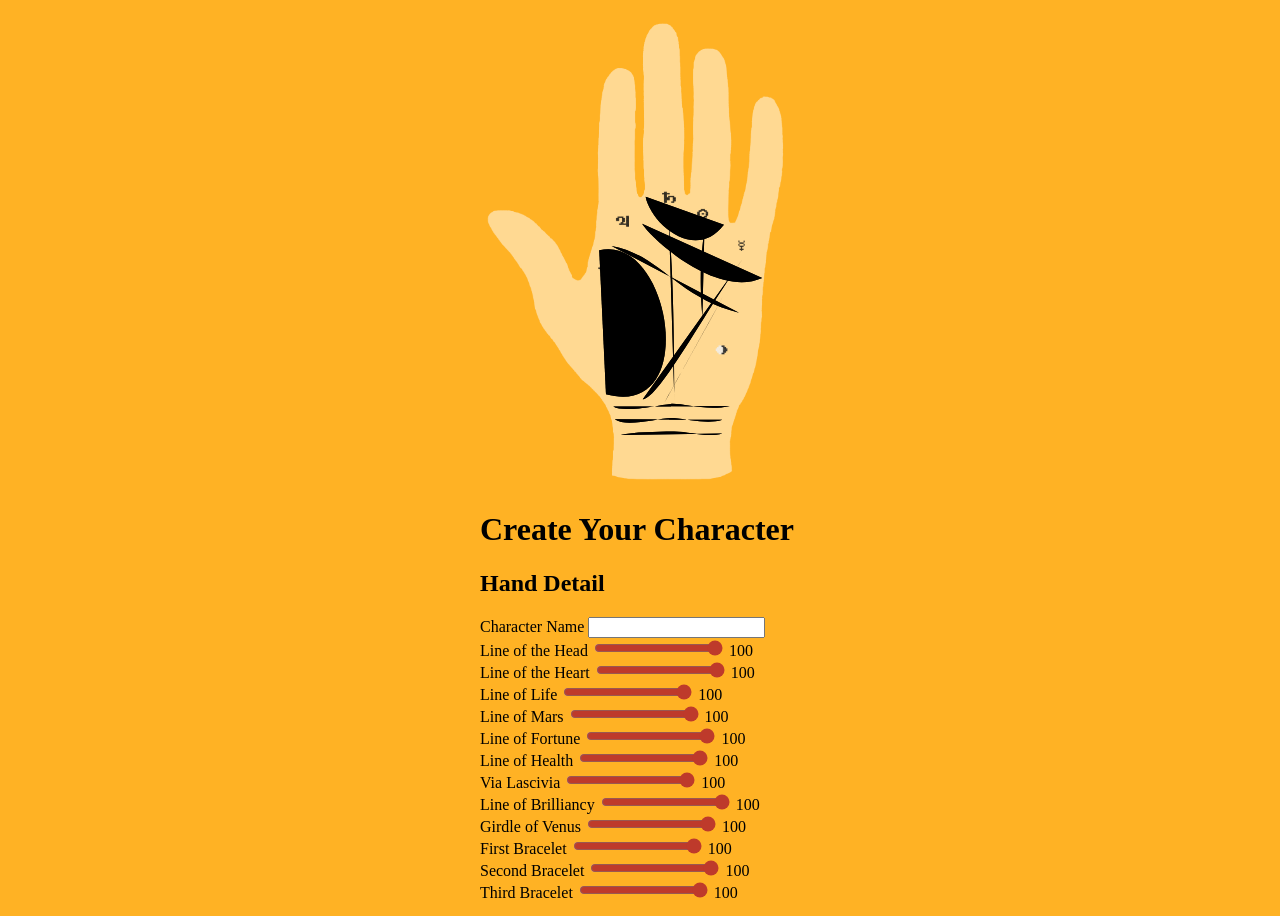
<file: slip_slider/index.html>
<html>
<head>
    <meta charset="utf-8">
    <title>Chiromancer</title>
    <link rel="stylesheet" href="./styles.css" type="text/css" media="screen" charset="utf-8">
</head>
<body>

<div class="stage">

  <svg id="hand" viewBox="0 0 2019 3000" aria-label="lines of the hand">
    <image href="./hand.png" x="0" y="0" width="2019" height="3000"/>

    <g id="tracks">
      <path class="line line-track" style="stroke-width:9.5" d="M830.184,1463.06C1139.02,1519.21 1240.81,1786.39 1633.95,1884.46"/>
      <path class="line line-track" style="stroke-width:9.5" d="M1022.99,1323.64C1090.33,1428.55 1496.27,1791.83 1780.38,1665.9"/>
      <path class="line line-track" style="stroke-width:10" d="M794.962,2398.72C1397.81,2562.33 1198.74,1381.03 752.292,1490.97"/>
      <path class="line line-track" style="stroke-width:9.5" d="M933.4,2394.97C1282.46,2332.24 1146.2,1494.81 783.507,1514.23"/>
      <path class="line line-track" style="stroke-width:7" d="M1189.16,1210.5C1202.65,1575.25 1223.05,1578.02 1226.89,2448.06"/>
      <path class="line line-track" style="stroke-width:9.5" d="M1656.35,1548.15C1439.17,1847.44 1124.32,2437.22 1026.97,2430.96"/>
      <path class="line line-track" style="stroke-width:8.5" d="M1165.06,2449.32C1278.01,2245.76 1342.44,2131.38 1535.29,1780.97"/>
      <path class="line line-track" style="stroke-width:8" d="M1416.19,1347.51C1399.96,1510.84 1380.34,1624.87 1403.05,1906.39"/>
      <path class="line line-track" style="stroke-width:6.5" d="M1045.24,1152.97C1078.36,1324.96 1359.95,1564.49 1538.93,1329.96"/>
      <path class="line line-track" style="stroke-width:8.5" d="M840.572,2477.09C909.692,2517.54 1133.68,2466.52 1202.99,2460.18C1271.79,2453.87 1433.75,2507.2 1576.16,2473.06"/>
      <path class="line line-track" style="stroke-width:8.5" d="M849.509,2557.14C930.598,2613.12 1139.27,2542.07 1221.25,2548.77C1323.76,2557.16 1435.24,2589.44 1529.59,2560.15"/>
      <path class="line line-track" style="stroke-width:8.5" d="M885.862,2657.08C972.514,2635.3 1111.26,2635.3 1218.61,2633.6C1322.48,2631.94 1428.04,2676.17 1529.96,2646.83"/>
    </g>

    <!-- data-from is the end each line grows from -->
    <g id="fills">
      <path id="line-of-the-head" class="line line-fill" data-from="start" style="stroke-width:9.5" d="M830.184,1463.06C1139.02,1519.21 1240.81,1786.39 1633.95,1884.46"/>
      <path id="line-of-the-heart" class="line line-fill" data-from="start" style="stroke-width:9.5" d="M1022.99,1323.64C1090.33,1428.55 1496.27,1791.83 1780.38,1665.9"/>
      <path id="line-of-life" class="line line-fill" data-from="end" style="stroke-width:10" d="M794.962,2398.72C1397.81,2562.33 1198.74,1381.03 752.292,1490.97"/>
      <path id="line-of-mars" class="line line-fill" data-from="end" style="stroke-width:9.5" d="M933.4,2394.97C1282.46,2332.24 1146.2,1494.81 783.507,1514.23"/>
      <path id="line-of-fortune" class="line line-fill" data-from="start" style="stroke-width:7" d="M1189.16,1210.5C1202.65,1575.25 1223.05,1578.02 1226.89,2448.06"/>
      <path id="line-of-health" class="line line-fill" data-from="end" style="stroke-width:9.5" d="M1656.35,1548.15C1439.17,1847.44 1124.32,2437.22 1026.97,2430.96"/>
      <path id="via-lascivia" class="line line-fill" data-from="start" style="stroke-width:8.5" d="M1165.06,2449.32C1278.01,2245.76 1342.44,2131.38 1535.29,1780.97"/>
      <path id="line-of-brilliancy" class="line line-fill" data-from="start" style="stroke-width:8" d="M1416.19,1347.51C1399.96,1510.84 1380.34,1624.87 1403.05,1906.39"/>
      <path id="girdle-of-venus" class="line line-fill" data-from="center" style="stroke-width:6.5" d="M1045.24,1152.97C1078.36,1324.96 1359.95,1564.49 1538.93,1329.96"/>
      <path id="first-bracelet" class="line line-fill" data-from="center" style="stroke-width:8.5" d="M840.572,2477.09C909.692,2517.54 1133.68,2466.52 1202.99,2460.18C1271.79,2453.87 1433.75,2507.2 1576.16,2473.06"/>
      <path id="second-bracelet" class="line line-fill" data-from="center" style="stroke-width:8.5" d="M849.509,2557.14C930.598,2613.12 1139.27,2542.07 1221.25,2548.77C1323.76,2557.16 1435.24,2589.44 1529.59,2560.15"/>
      <path id="third-bracelet" class="line line-fill" data-from="center" style="stroke-width:8.5" d="M885.862,2657.08C972.514,2635.3 1111.26,2635.3 1218.61,2633.6C1322.48,2631.94 1428.04,2676.17 1529.96,2646.83"/>
    </g>
  </svg>

  <div class="panel">
    <h1>Create Your Character</h1>
    <h2 class="panel-title">Hand Detail</h2>
    <div class="panel-rows">

      <div class="row">
        <label class="row-name" for="name">Character Name</label>
        <input type="text" id="name" name="name">
      </div>

      <!-- each range's id is its path's id + "-range" -->
      <div class="row">
        <label class="row-name" for="line-of-the-head-range">Line of the Head</label>
        <input type="range" id="line-of-the-head-range" min="0" max="100" step="1" value="100">
        <output class="row-readout" for="line-of-the-head-range">100</output>
      </div>

      <div class="row">
        <label class="row-name" for="line-of-the-heart-range">Line of the Heart</label>
        <input type="range" id="line-of-the-heart-range" min="0" max="100" step="1" value="100">
        <output class="row-readout" for="line-of-the-heart-range">100</output>
      </div>

      <div class="row">
        <label class="row-name" for="line-of-life-range">Line of Life</label>
        <input type="range" id="line-of-life-range" min="0" max="100" step="1" value="100">
        <output class="row-readout" for="line-of-life-range">100</output>
      </div>

      <div class="row">
        <label class="row-name" for="line-of-mars-range">Line of Mars</label>
        <input type="range" id="line-of-mars-range" min="0" max="100" step="1" value="100">
        <output class="row-readout" for="line-of-mars-range">100</output>
      </div>

      <div class="row">
        <label class="row-name" for="line-of-fortune-range">Line of Fortune</label>
        <input type="range" id="line-of-fortune-range" min="0" max="100" step="1" value="100">
        <output class="row-readout" for="line-of-fortune-range">100</output>
      </div>

      <div class="row">
        <label class="row-name" for="line-of-health-range">Line of Health</label>
        <input type="range" id="line-of-health-range" min="0" max="100" step="1" value="100">
        <output class="row-readout" for="line-of-health-range">100</output>
      </div>

      <div class="row">
        <label class="row-name" for="via-lascivia-range">Via Lascivia</label>
        <input type="range" id="via-lascivia-range" min="0" max="100" step="1" value="100">
        <output class="row-readout" for="via-lascivia-range">100</output>
      </div>

      <div class="row">
        <label class="row-name" for="line-of-brilliancy-range">Line of Brilliancy</label>
        <input type="range" id="line-of-brilliancy-range" min="0" max="100" step="1" value="100">
        <output class="row-readout" for="line-of-brilliancy-range">100</output>
      </div>

      <div class="row">
        <label class="row-name" for="girdle-of-venus-range">Girdle of Venus</label>
        <input type="range" id="girdle-of-venus-range" min="0" max="100" step="1" value="100">
        <output class="row-readout" for="girdle-of-venus-range">100</output>
      </div>

      <div class="row">
        <label class="row-name" for="first-bracelet-range">First Bracelet</label>
        <input type="range" id="first-bracelet-range" min="0" max="100" step="1" value="100">
        <output class="row-readout" for="first-bracelet-range">100</output>
      </div>

      <div class="row">
        <label class="row-name" for="second-bracelet-range">Second Bracelet</label>
        <input type="range" id="second-bracelet-range" min="0" max="100" step="1" value="100">
        <output class="row-readout" for="second-bracelet-range">100</output>
      </div>

      <div class="row">
        <label class="row-name" for="third-bracelet-range">Third Bracelet</label>
        <input type="range" id="third-bracelet-range" min="0" max="100" step="1" value="100">
        <output class="row-readout" for="third-bracelet-range">100</output>
      </div>

    </div>
  </div>

</div>

<script type="text/javascript" src="./slider.js"></script>
</body>
</html>
</file>
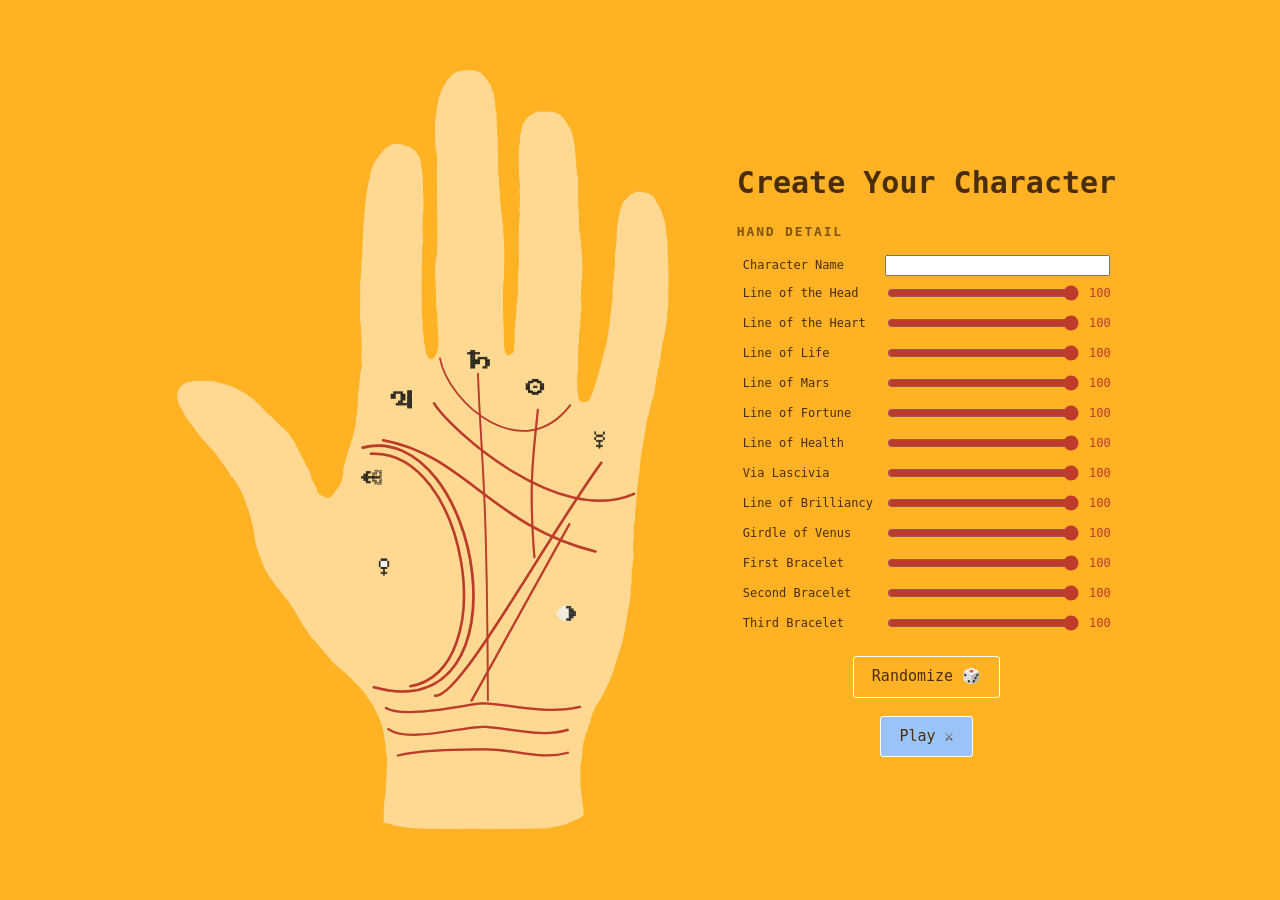
<file: workspace/index.html>
<html>
<head>
    <meta charset="utf-8">
    <title>Chiromancer</title>
    <link rel="stylesheet" href="./styles.css" type="text/css" media="screen" charset="utf-8">
    <script src="./lib/tracery/tracery.js"></script>
    <script src="./lib/tracery/mods-eng-basic.js"></script>
  </head>
<body>

<div class="stage">

  <svg id="hand" viewBox="0 0 2019 3000" aria-label="lines of the hand">
    <image id="hand-image" href="./hand.png" x="0" y="0" width="2019" height="3000"/>

    <g id="tracks">
      <path class="line line-track" style="stroke-width:9.5" d="M830.184,1463.06C1139.02,1519.21 1240.81,1786.39 1633.95,1884.46"/>
      <path class="line line-track" style="stroke-width:9.5" d="M1022.99,1323.64C1090.33,1428.55 1496.27,1791.83 1780.38,1665.9"/>
      <path class="line line-track" style="stroke-width:10" d="M794.962,2398.72C1397.81,2562.33 1198.74,1381.03 752.292,1490.97"/>
      <path class="line line-track" style="stroke-width:9.5" d="M933.4,2394.97C1282.46,2332.24 1146.2,1494.81 783.507,1514.23"/>
      <path class="line line-track" style="stroke-width:7" d="M1189.16,1210.5C1202.65,1575.25 1223.05,1578.02 1226.89,2448.06"/>
      <path class="line line-track" style="stroke-width:9.5" d="M1656.35,1548.15C1439.17,1847.44 1124.32,2437.22 1026.97,2430.96"/>
      <path class="line line-track" style="stroke-width:8.5" d="M1165.06,2449.32C1278.01,2245.76 1342.44,2131.38 1535.29,1780.97"/>
      <path class="line line-track" style="stroke-width:8" d="M1416.19,1347.51C1399.96,1510.84 1380.34,1624.87 1403.05,1906.39"/>
      <path class="line line-track" style="stroke-width:6.5" d="M1045.24,1152.97C1078.36,1324.96 1359.95,1564.49 1538.93,1329.96"/>
      <path class="line line-track" style="stroke-width:8.5" d="M840.572,2477.09C909.692,2517.54 1133.68,2466.52 1202.99,2460.18C1271.79,2453.87 1433.75,2507.2 1576.16,2473.06"/>
      <path class="line line-track" style="stroke-width:8.5" d="M849.509,2557.14C930.598,2613.12 1139.27,2542.07 1221.25,2548.77C1323.76,2557.16 1435.24,2589.44 1529.59,2560.15"/>
      <path class="line line-track" style="stroke-width:8.5" d="M885.862,2657.08C972.514,2635.3 1111.26,2635.3 1218.61,2633.6C1322.48,2631.94 1428.04,2676.17 1529.96,2646.83"/>
    </g>

    <!-- data-from is the end each line grows from -->
    <g id="fills">
      <path id="line-of-the-head" class="line line-fill" data-from="start" style="stroke-width:9.5" d="M830.184,1463.06C1139.02,1519.21 1240.81,1786.39 1633.95,1884.46"/>
      <path id="line-of-the-heart" class="line line-fill" data-from="start" style="stroke-width:9.5" d="M1022.99,1323.64C1090.33,1428.55 1496.27,1791.83 1780.38,1665.9"/>
      <path id="line-of-life" class="line line-fill" data-from="end" style="stroke-width:10" d="M794.962,2398.72C1397.81,2562.33 1198.74,1381.03 752.292,1490.97"/>
      <path id="line-of-mars" class="line line-fill" data-from="end" style="stroke-width:9.5" d="M933.4,2394.97C1282.46,2332.24 1146.2,1494.81 783.507,1514.23"/>
      <path id="line-of-fortune" class="line line-fill" data-from="start" style="stroke-width:7" d="M1189.16,1210.5C1202.65,1575.25 1223.05,1578.02 1226.89,2448.06"/>
      <path id="line-of-health" class="line line-fill" data-from="end" style="stroke-width:9.5" d="M1656.35,1548.15C1439.17,1847.44 1124.32,2437.22 1026.97,2430.96"/>
      <path id="via-lascivia" class="line line-fill" data-from="start" style="stroke-width:8.5" d="M1165.06,2449.32C1278.01,2245.76 1342.44,2131.38 1535.29,1780.97"/>
      <path id="line-of-brilliancy" class="line line-fill" data-from="start" style="stroke-width:8" d="M1416.19,1347.51C1399.96,1510.84 1380.34,1624.87 1403.05,1906.39"/>
      <path id="girdle-of-venus" class="line line-fill" data-from="center" style="stroke-width:6.5" d="M1045.24,1152.97C1078.36,1324.96 1359.95,1564.49 1538.93,1329.96"/>
      <path id="first-bracelet" class="line line-fill" data-from="center" style="stroke-width:8.5" d="M840.572,2477.09C909.692,2517.54 1133.68,2466.52 1202.99,2460.18C1271.79,2453.87 1433.75,2507.2 1576.16,2473.06"/>
      <path id="second-bracelet" class="line line-fill" data-from="center" style="stroke-width:8.5" d="M849.509,2557.14C930.598,2613.12 1139.27,2542.07 1221.25,2548.77C1323.76,2557.16 1435.24,2589.44 1529.59,2560.15"/>
      <path id="third-bracelet" class="line line-fill" data-from="center" style="stroke-width:8.5" d="M885.862,2657.08C972.514,2635.3 1111.26,2635.3 1218.61,2633.6C1322.48,2631.94 1428.04,2676.17 1529.96,2646.83"/>
    </g>
  </svg>

  <div class="panel">
    <h1>Create Your Character</h1>
    <h2 class="panel-title">Hand Detail</h2>
    <div class="panel-rows">

      <div class="row">
        <label class="row-name" for="name">Character Name</label>
        <input type="text" id="name" name="name" maxlength="25">
      </div>

      <!-- each range's id is its path's id + "-range" -->
      <div class="row">
        <label class="row-name" for="line-of-the-head-range">Line of the Head</label>
        <input type="range" id="line-of-the-head-range" min="0" max="100" step="1" value="100">
        <output class="row-readout" for="line-of-the-head-range">100</output>
      </div>

      <div class="row">
        <label class="row-name" for="line-of-the-heart-range">Line of the Heart</label>
        <input type="range" id="line-of-the-heart-range" min="0" max="100" step="1" value="100">
        <output class="row-readout" for="line-of-the-heart-range">100</output>
      </div>

      <div class="row">
        <label class="row-name" for="line-of-life-range">Line of Life</label>
        <input type="range" id="line-of-life-range" min="0" max="100" step="1" value="100">
        <output class="row-readout" for="line-of-life-range">100</output>
      </div>

      <div class="row">
        <label class="row-name" for="line-of-mars-range">Line of Mars</label>
        <input type="range" id="line-of-mars-range" min="0" max="100" step="1" value="100">
        <output class="row-readout" for="line-of-mars-range">100</output>
      </div>

      <div class="row">
        <label class="row-name" for="line-of-fortune-range">Line of Fortune</label>
        <input type="range" id="line-of-fortune-range" min="0" max="100" step="1" value="100">
        <output class="row-readout" for="line-of-fortune-range">100</output>
      </div>

      <div class="row">
        <label class="row-name" for="line-of-health-range">Line of Health</label>
        <input type="range" id="line-of-health-range" min="0" max="100" step="1" value="100">
        <output class="row-readout" for="line-of-health-range">100</output>
      </div>

      <div class="row">
        <label class="row-name" for="via-lascivia-range">Via Lascivia</label>
        <input type="range" id="via-lascivia-range" min="0" max="100" step="1" value="100">
        <output class="row-readout" for="via-lascivia-range">100</output>
      </div>

      <div class="row">
        <label class="row-name" for="line-of-brilliancy-range">Line of Brilliancy</label>
        <input type="range" id="line-of-brilliancy-range" min="0" max="100" step="1" value="100">
        <output class="row-readout" for="line-of-brilliancy-range">100</output>
      </div>

      <div class="row">
        <label class="row-name" for="girdle-of-venus-range">Girdle of Venus</label>
        <input type="range" id="girdle-of-venus-range" min="0" max="100" step="1" value="100">
        <output class="row-readout" for="girdle-of-venus-range">100</output>
      </div>

      <div class="row">
        <label class="row-name" for="first-bracelet-range">First Bracelet</label>
        <input type="range" id="first-bracelet-range" min="0" max="100" step="1" value="100">
        <output class="row-readout" for="first-bracelet-range">100</output>
      </div>

      <div class="row">
        <label class="row-name" for="second-bracelet-range">Second Bracelet</label>
        <input type="range" id="second-bracelet-range" min="0" max="100" step="1" value="100">
        <output class="row-readout" for="second-bracelet-range">100</output>
      </div>

      <div class="row">
        <label class="row-name" for="third-bracelet-range">Third Bracelet</label>
        <input type="range" id="third-bracelet-range" min="0" max="100" step="1" value="100">
        <output class="row-readout" for="third-bracelet-range">100</output>
      </div>

      <div class="row">
        <button type="button" class="button" id="random">Randomize 🎲</button>
      </div>
      <div class="row">
        <button type="button" class="button primary" id="play">Play ⚔️</button>
      </div>
    </div>
  </div>

</div>

<div id="game-over" class="game-over" hidden>GAME OVER</div>

<div id="story" class="story" hidden>
  <!-- Tracery output goes here -->
  <div id="story-text" class="story-text"></div>
  <button type="button" class="button" id="try-again">Try Again</button>
</div>

<script type="text/javascript" src="./slider.js"></script>
<script type="text/javascript" src="./game.js"></script>
</body>
</html>
</file>
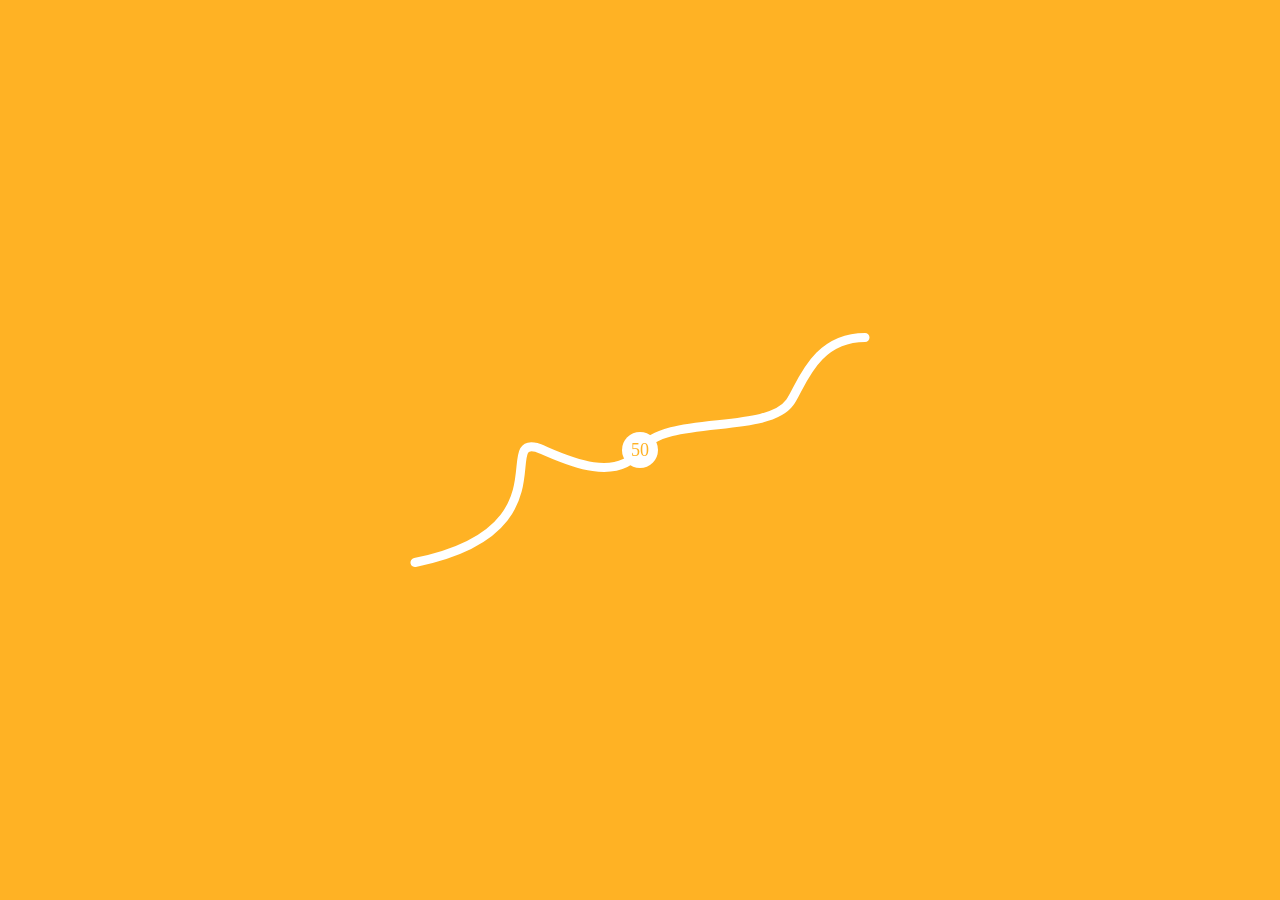
<file: builds/2026-09-16/index.html>
<html>
<head>
    <link rel="stylesheet" href="./styles.css" type="text/css" media="screen" charset="utf-8">
</head>
<body translate="no">
    <input id="range" type="range" value="50" disabled=""/>
    <div id="wrap">
        <svg
   id="svg"
   viewBox="0 20 100 60"
   version="1.1"
   sodipodi:docname="slide.svg"
   inkscape:version="1.4 (e7c3feb1, 2024-10-09)"
   xmlns:inkscape="http://www.inkscape.org/namespaces/inkscape"
   xmlns:sodipodi="http://sodipodi.sourceforge.net/DTD/sodipodi-0.dtd"
   xmlns="http://www.w3.org/2000/svg"
   xmlns:svg="http://www.w3.org/2000/svg">
  <defs
     id="defs1" />
  <sodipodi:namedview
     id="namedview1"
     pagecolor="#ffffff"
     bordercolor="#000000"
     borderopacity="0.25"
     inkscape:showpageshadow="2"
     inkscape:pageopacity="0.0"
     inkscape:pagecheckerboard="0"
     inkscape:deskcolor="#d1d1d1"
     inkscape:zoom="5.5863074"
     inkscape:cx="69.097522"
     inkscape:cy="38.307953"
     inkscape:window-width="1432"
     inkscape:window-height="807"
     inkscape:window-x="0"
     inkscape:window-y="25"
     inkscape:window-maximized="0"
     inkscape:current-layer="svg" />
  <path
     id="thePath"
     d="M 0,75 C 33.417392,68.197653 18.340951,47.163424 26.970066,49.430673 29.539273,50.105716 44.077934,58.708921 50,50 55.449271,41.986366 78.069647,46.693759 83.293465,39.43614 85.753958,36.017696 88.577997,25 100,25"
     sodipodi:nodetypes="csssc" />
  <circle
     id="thumb"
     cx="50"
     cy="50"
     r="4" />
  <text
     id="txt"
     x="50"
     y="50">50</text>
</svg>
    </div>
</body>
    <script type="text/javascript" src="./slider.js"></script>
</html>
</file>
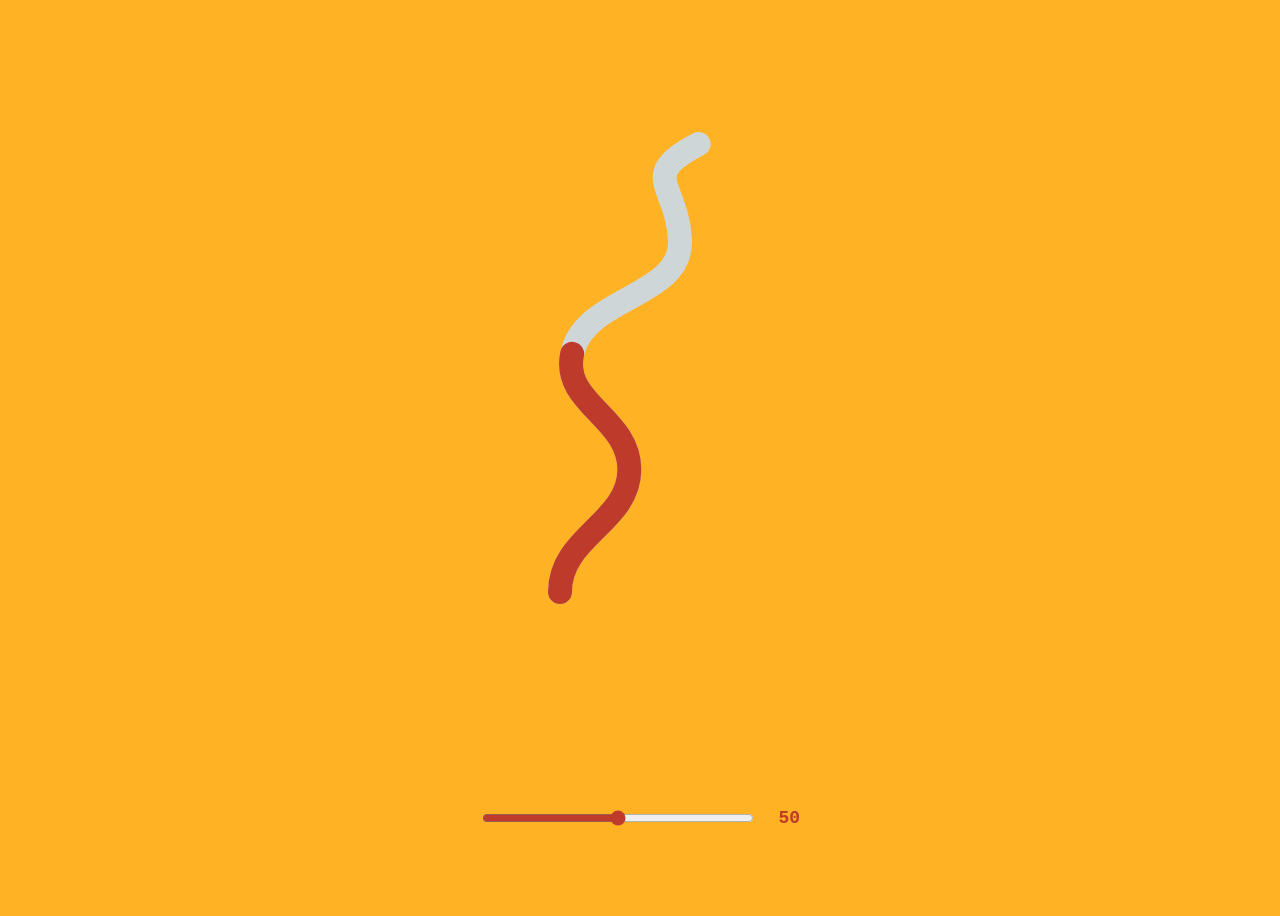
<file: builds/2026-09-17/index.html>
<html>
<head>
    <link rel="stylesheet" href="./styles.css" type="text/css" media="screen" charset="utf-8">
</head>
<body>
 <svg id="svg" viewBox="0 0 240 420">
  <path id="track" class="ribbon ribbon--track"
        d="M 60 378 C 60 336, 112 326, 112 286 S 58 236, 70 196 S 152 156, 150 114 S 118 66, 164 42"/>

  <path id="fill" class="ribbon ribbon--fill"
        d="M 60 378 C 60 336, 112 326, 112 286 S 58 236, 70 196 S 152 156, 150 114 S 118 66, 164 42"/>
</svg>

<div class="controls">
  <input id="rangeslider" type="range" min="0" max="100" value="50" step="1">
  <output id="readout" class="readout" for="rangeslider">50</output>
</div>

</body>
    <script type="text/javascript" src="./slider.js"></script>
</html>
</file>
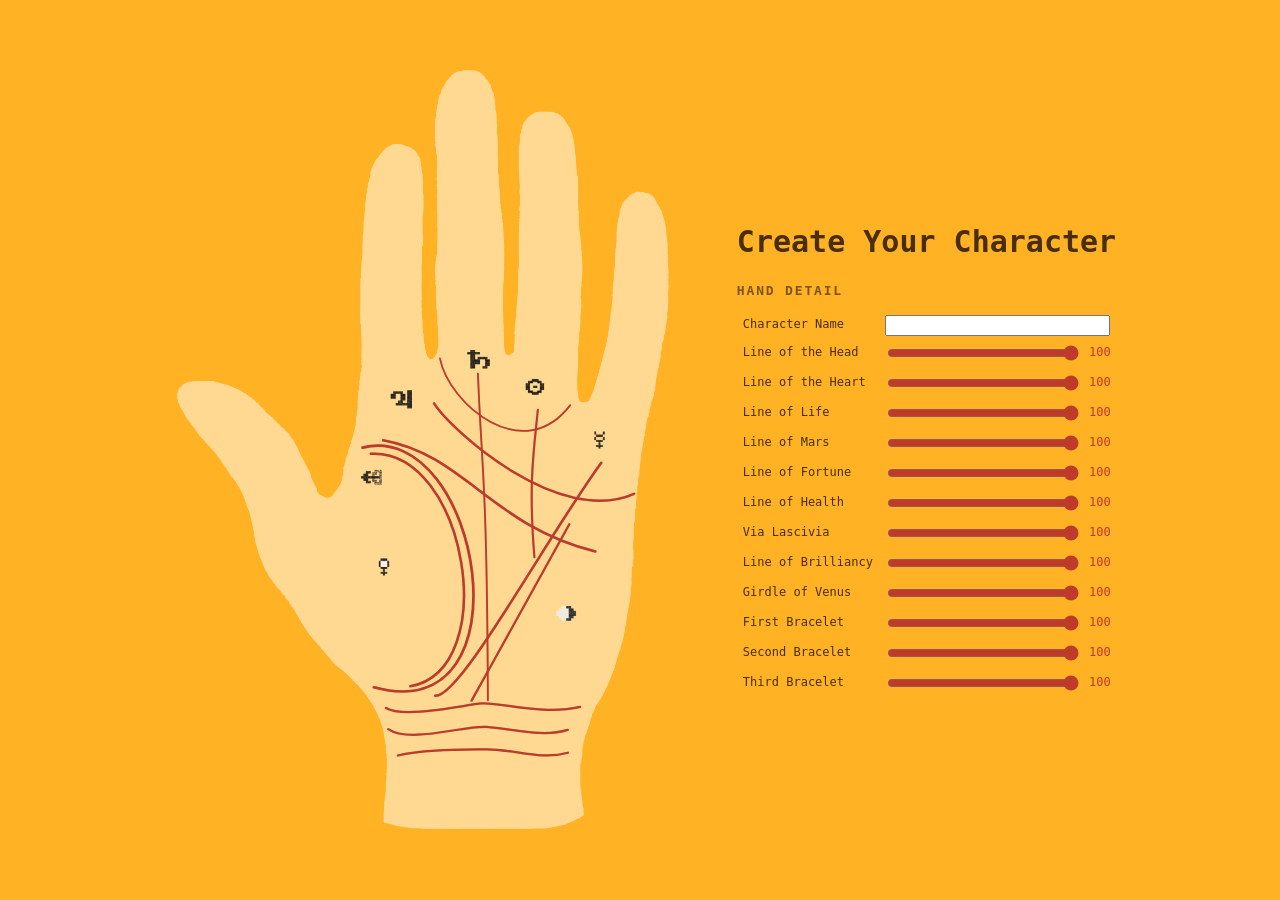
<file: builds/2026-09-22/index.html>
<html>
<head>
    <meta charset="utf-8">
    <title>Chiromancer</title>
    <link rel="stylesheet" href="./styles.css" type="text/css" media="screen" charset="utf-8">
</head>
<body>

<div class="stage">

  <svg id="hand" viewBox="0 0 2019 3000" aria-label="lines of the hand">
    <image href="./hand.png" x="0" y="0" width="2019" height="3000"/>

    <g id="tracks">
      <path class="line line-track" style="stroke-width:9.5" d="M830.184,1463.06C1139.02,1519.21 1240.81,1786.39 1633.95,1884.46"/>
      <path class="line line-track" style="stroke-width:9.5" d="M1022.99,1323.64C1090.33,1428.55 1496.27,1791.83 1780.38,1665.9"/>
      <path class="line line-track" style="stroke-width:10" d="M794.962,2398.72C1397.81,2562.33 1198.74,1381.03 752.292,1490.97"/>
      <path class="line line-track" style="stroke-width:9.5" d="M933.4,2394.97C1282.46,2332.24 1146.2,1494.81 783.507,1514.23"/>
      <path class="line line-track" style="stroke-width:7" d="M1189.16,1210.5C1202.65,1575.25 1223.05,1578.02 1226.89,2448.06"/>
      <path class="line line-track" style="stroke-width:9.5" d="M1656.35,1548.15C1439.17,1847.44 1124.32,2437.22 1026.97,2430.96"/>
      <path class="line line-track" style="stroke-width:8.5" d="M1165.06,2449.32C1278.01,2245.76 1342.44,2131.38 1535.29,1780.97"/>
      <path class="line line-track" style="stroke-width:8" d="M1416.19,1347.51C1399.96,1510.84 1380.34,1624.87 1403.05,1906.39"/>
      <path class="line line-track" style="stroke-width:6.5" d="M1045.24,1152.97C1078.36,1324.96 1359.95,1564.49 1538.93,1329.96"/>
      <path class="line line-track" style="stroke-width:8.5" d="M840.572,2477.09C909.692,2517.54 1133.68,2466.52 1202.99,2460.18C1271.79,2453.87 1433.75,2507.2 1576.16,2473.06"/>
      <path class="line line-track" style="stroke-width:8.5" d="M849.509,2557.14C930.598,2613.12 1139.27,2542.07 1221.25,2548.77C1323.76,2557.16 1435.24,2589.44 1529.59,2560.15"/>
      <path class="line line-track" style="stroke-width:8.5" d="M885.862,2657.08C972.514,2635.3 1111.26,2635.3 1218.61,2633.6C1322.48,2631.94 1428.04,2676.17 1529.96,2646.83"/>
    </g>

    <!-- data-from is the end each line grows from -->
    <g id="fills">
      <path id="line-of-the-head" class="line line-fill" data-from="start" style="stroke-width:9.5" d="M830.184,1463.06C1139.02,1519.21 1240.81,1786.39 1633.95,1884.46"/>
      <path id="line-of-the-heart" class="line line-fill" data-from="start" style="stroke-width:9.5" d="M1022.99,1323.64C1090.33,1428.55 1496.27,1791.83 1780.38,1665.9"/>
      <path id="line-of-life" class="line line-fill" data-from="end" style="stroke-width:10" d="M794.962,2398.72C1397.81,2562.33 1198.74,1381.03 752.292,1490.97"/>
      <path id="line-of-mars" class="line line-fill" data-from="end" style="stroke-width:9.5" d="M933.4,2394.97C1282.46,2332.24 1146.2,1494.81 783.507,1514.23"/>
      <path id="line-of-fortune" class="line line-fill" data-from="start" style="stroke-width:7" d="M1189.16,1210.5C1202.65,1575.25 1223.05,1578.02 1226.89,2448.06"/>
      <path id="line-of-health" class="line line-fill" data-from="end" style="stroke-width:9.5" d="M1656.35,1548.15C1439.17,1847.44 1124.32,2437.22 1026.97,2430.96"/>
      <path id="via-lascivia" class="line line-fill" data-from="start" style="stroke-width:8.5" d="M1165.06,2449.32C1278.01,2245.76 1342.44,2131.38 1535.29,1780.97"/>
      <path id="line-of-brilliancy" class="line line-fill" data-from="start" style="stroke-width:8" d="M1416.19,1347.51C1399.96,1510.84 1380.34,1624.87 1403.05,1906.39"/>
      <path id="girdle-of-venus" class="line line-fill" data-from="start" style="stroke-width:6.5" d="M1045.24,1152.97C1078.36,1324.96 1359.95,1564.49 1538.93,1329.96"/>
      <path id="first-bracelet" class="line line-fill" data-from="start" style="stroke-width:8.5" d="M840.572,2477.09C909.692,2517.54 1133.68,2466.52 1202.99,2460.18C1271.79,2453.87 1433.75,2507.2 1576.16,2473.06"/>
      <path id="second-bracelet" class="line line-fill" data-from="start" style="stroke-width:8.5" d="M849.509,2557.14C930.598,2613.12 1139.27,2542.07 1221.25,2548.77C1323.76,2557.16 1435.24,2589.44 1529.59,2560.15"/>
      <path id="third-bracelet" class="line line-fill" data-from="start" style="stroke-width:8.5" d="M885.862,2657.08C972.514,2635.3 1111.26,2635.3 1218.61,2633.6C1322.48,2631.94 1428.04,2676.17 1529.96,2646.83"/>
    </g>
  </svg>

  <div class="panel">
    <h1>Create Your Character</h1>
    <h2 class="panel-title">Hand Detail</h2>
    <div class="panel-rows">

      <div class="row">
        <label class="row-name" for="name">Character Name</label>
        <input type="text" id="name" name="name">
      </div>

      <!-- each range's id is its path's id + "-range" -->
      <div class="row">
        <label class="row-name" for="line-of-the-head-range">Line of the Head</label>
        <input type="range" id="line-of-the-head-range" min="0" max="100" step="1" value="100">
        <output class="row-readout" for="line-of-the-head-range">100</output>
      </div>

      <div class="row">
        <label class="row-name" for="line-of-the-heart-range">Line of the Heart</label>
        <input type="range" id="line-of-the-heart-range" min="0" max="100" step="1" value="100">
        <output class="row-readout" for="line-of-the-heart-range">100</output>
      </div>

      <div class="row">
        <label class="row-name" for="line-of-life-range">Line of Life</label>
        <input type="range" id="line-of-life-range" min="0" max="100" step="1" value="100">
        <output class="row-readout" for="line-of-life-range">100</output>
      </div>

      <div class="row">
        <label class="row-name" for="line-of-mars-range">Line of Mars</label>
        <input type="range" id="line-of-mars-range" min="0" max="100" step="1" value="100">
        <output class="row-readout" for="line-of-mars-range">100</output>
      </div>

      <div class="row">
        <label class="row-name" for="line-of-fortune-range">Line of Fortune</label>
        <input type="range" id="line-of-fortune-range" min="0" max="100" step="1" value="100">
        <output class="row-readout" for="line-of-fortune-range">100</output>
      </div>

      <div class="row">
        <label class="row-name" for="line-of-health-range">Line of Health</label>
        <input type="range" id="line-of-health-range" min="0" max="100" step="1" value="100">
        <output class="row-readout" for="line-of-health-range">100</output>
      </div>

      <div class="row">
        <label class="row-name" for="via-lascivia-range">Via Lascivia</label>
        <input type="range" id="via-lascivia-range" min="0" max="100" step="1" value="100">
        <output class="row-readout" for="via-lascivia-range">100</output>
      </div>

      <div class="row">
        <label class="row-name" for="line-of-brilliancy-range">Line of Brilliancy</label>
        <input type="range" id="line-of-brilliancy-range" min="0" max="100" step="1" value="100">
        <output class="row-readout" for="line-of-brilliancy-range">100</output>
      </div>

      <div class="row">
        <label class="row-name" for="girdle-of-venus-range">Girdle of Venus</label>
        <input type="range" id="girdle-of-venus-range" min="0" max="100" step="1" value="100">
        <output class="row-readout" for="girdle-of-venus-range">100</output>
      </div>

      <div class="row">
        <label class="row-name" for="first-bracelet-range">First Bracelet</label>
        <input type="range" id="first-bracelet-range" min="0" max="100" step="1" value="100">
        <output class="row-readout" for="first-bracelet-range">100</output>
      </div>

      <div class="row">
        <label class="row-name" for="second-bracelet-range">Second Bracelet</label>
        <input type="range" id="second-bracelet-range" min="0" max="100" step="1" value="100">
        <output class="row-readout" for="second-bracelet-range">100</output>
      </div>

      <div class="row">
        <label class="row-name" for="third-bracelet-range">Third Bracelet</label>
        <input type="range" id="third-bracelet-range" min="0" max="100" step="1" value="100">
        <output class="row-readout" for="third-bracelet-range">100</output>
      </div>

    </div>
  </div>

</div>

<script type="text/javascript" src="./slider.js"></script>
</body>
</html>
</file>
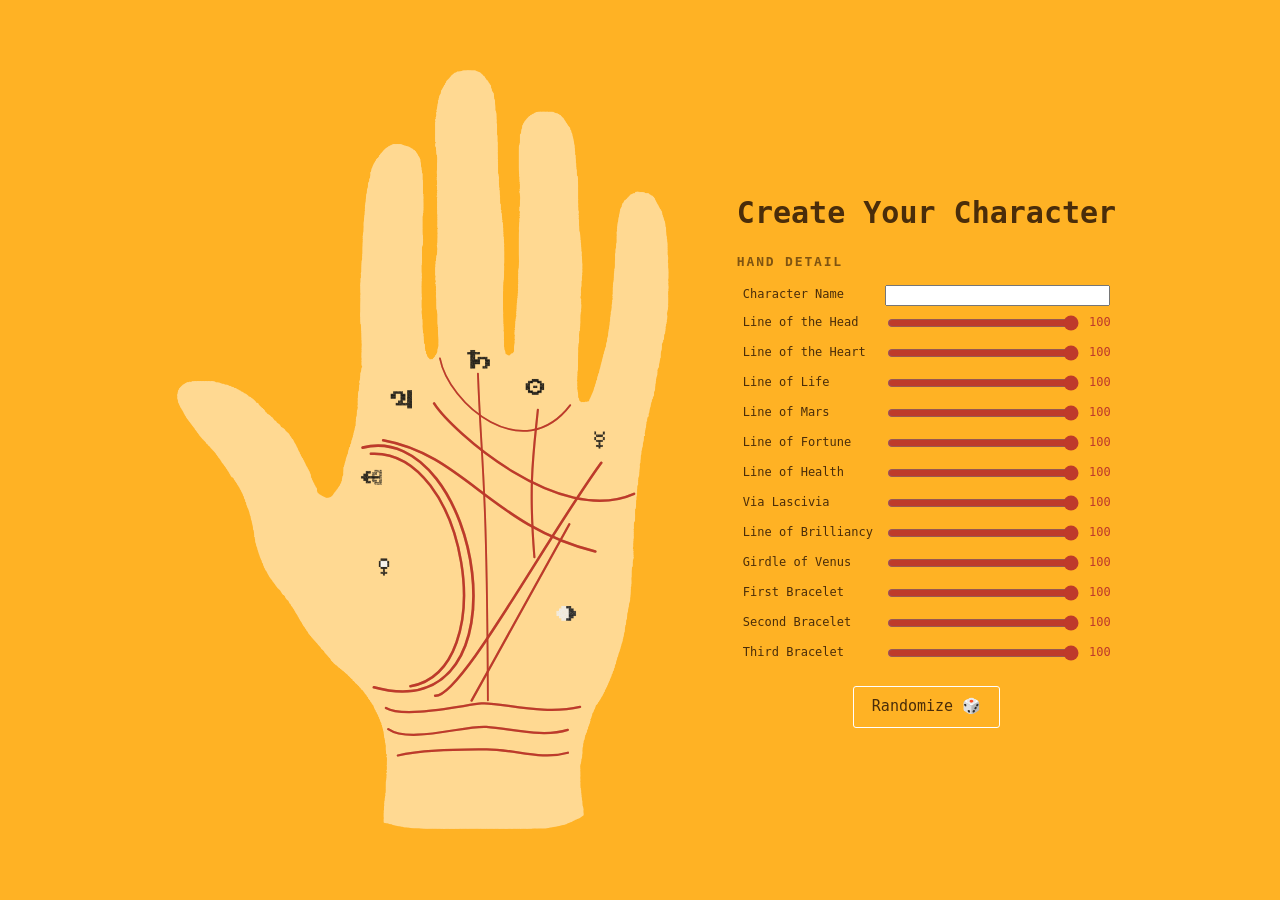
<file: builds/2026-10-01/index.html>
<html>
<head>
    <meta charset="utf-8">
    <title>Chiromancer</title>
    <link rel="stylesheet" href="./styles.css" type="text/css" media="screen" charset="utf-8">
</head>
<body>

<div class="stage">

  <svg id="hand" viewBox="0 0 2019 3000" aria-label="lines of the hand">
    <image id="hand-image" href="./hand.png" x="0" y="0" width="2019" height="3000"/>

    <g id="tracks">
      <path class="line line-track" style="stroke-width:9.5" d="M830.184,1463.06C1139.02,1519.21 1240.81,1786.39 1633.95,1884.46"/>
      <path class="line line-track" style="stroke-width:9.5" d="M1022.99,1323.64C1090.33,1428.55 1496.27,1791.83 1780.38,1665.9"/>
      <path class="line line-track" style="stroke-width:10" d="M794.962,2398.72C1397.81,2562.33 1198.74,1381.03 752.292,1490.97"/>
      <path class="line line-track" style="stroke-width:9.5" d="M933.4,2394.97C1282.46,2332.24 1146.2,1494.81 783.507,1514.23"/>
      <path class="line line-track" style="stroke-width:7" d="M1189.16,1210.5C1202.65,1575.25 1223.05,1578.02 1226.89,2448.06"/>
      <path class="line line-track" style="stroke-width:9.5" d="M1656.35,1548.15C1439.17,1847.44 1124.32,2437.22 1026.97,2430.96"/>
      <path class="line line-track" style="stroke-width:8.5" d="M1165.06,2449.32C1278.01,2245.76 1342.44,2131.38 1535.29,1780.97"/>
      <path class="line line-track" style="stroke-width:8" d="M1416.19,1347.51C1399.96,1510.84 1380.34,1624.87 1403.05,1906.39"/>
      <path class="line line-track" style="stroke-width:6.5" d="M1045.24,1152.97C1078.36,1324.96 1359.95,1564.49 1538.93,1329.96"/>
      <path class="line line-track" style="stroke-width:8.5" d="M840.572,2477.09C909.692,2517.54 1133.68,2466.52 1202.99,2460.18C1271.79,2453.87 1433.75,2507.2 1576.16,2473.06"/>
      <path class="line line-track" style="stroke-width:8.5" d="M849.509,2557.14C930.598,2613.12 1139.27,2542.07 1221.25,2548.77C1323.76,2557.16 1435.24,2589.44 1529.59,2560.15"/>
      <path class="line line-track" style="stroke-width:8.5" d="M885.862,2657.08C972.514,2635.3 1111.26,2635.3 1218.61,2633.6C1322.48,2631.94 1428.04,2676.17 1529.96,2646.83"/>
    </g>

    <!-- data-from is the end each line grows from -->
    <g id="fills">
      <path id="line-of-the-head" class="line line-fill" data-from="start" style="stroke-width:9.5" d="M830.184,1463.06C1139.02,1519.21 1240.81,1786.39 1633.95,1884.46"/>
      <path id="line-of-the-heart" class="line line-fill" data-from="start" style="stroke-width:9.5" d="M1022.99,1323.64C1090.33,1428.55 1496.27,1791.83 1780.38,1665.9"/>
      <path id="line-of-life" class="line line-fill" data-from="end" style="stroke-width:10" d="M794.962,2398.72C1397.81,2562.33 1198.74,1381.03 752.292,1490.97"/>
      <path id="line-of-mars" class="line line-fill" data-from="end" style="stroke-width:9.5" d="M933.4,2394.97C1282.46,2332.24 1146.2,1494.81 783.507,1514.23"/>
      <path id="line-of-fortune" class="line line-fill" data-from="start" style="stroke-width:7" d="M1189.16,1210.5C1202.65,1575.25 1223.05,1578.02 1226.89,2448.06"/>
      <path id="line-of-health" class="line line-fill" data-from="end" style="stroke-width:9.5" d="M1656.35,1548.15C1439.17,1847.44 1124.32,2437.22 1026.97,2430.96"/>
      <path id="via-lascivia" class="line line-fill" data-from="start" style="stroke-width:8.5" d="M1165.06,2449.32C1278.01,2245.76 1342.44,2131.38 1535.29,1780.97"/>
      <path id="line-of-brilliancy" class="line line-fill" data-from="start" style="stroke-width:8" d="M1416.19,1347.51C1399.96,1510.84 1380.34,1624.87 1403.05,1906.39"/>
      <path id="girdle-of-venus" class="line line-fill" data-from="center" style="stroke-width:6.5" d="M1045.24,1152.97C1078.36,1324.96 1359.95,1564.49 1538.93,1329.96"/>
      <path id="first-bracelet" class="line line-fill" data-from="center" style="stroke-width:8.5" d="M840.572,2477.09C909.692,2517.54 1133.68,2466.52 1202.99,2460.18C1271.79,2453.87 1433.75,2507.2 1576.16,2473.06"/>
      <path id="second-bracelet" class="line line-fill" data-from="center" style="stroke-width:8.5" d="M849.509,2557.14C930.598,2613.12 1139.27,2542.07 1221.25,2548.77C1323.76,2557.16 1435.24,2589.44 1529.59,2560.15"/>
      <path id="third-bracelet" class="line line-fill" data-from="center" style="stroke-width:8.5" d="M885.862,2657.08C972.514,2635.3 1111.26,2635.3 1218.61,2633.6C1322.48,2631.94 1428.04,2676.17 1529.96,2646.83"/>
    </g>
  </svg>

  <div class="panel">
    <h1>Create Your Character</h1>
    <h2 class="panel-title">Hand Detail</h2>
    <div class="panel-rows">

      <div class="row">
        <label class="row-name" for="name">Character Name</label>
        <input type="text" id="name" name="name">
      </div>

      <!-- each range's id is its path's id + "-range" -->
      <div class="row">
        <label class="row-name" for="line-of-the-head-range">Line of the Head</label>
        <input type="range" id="line-of-the-head-range" min="0" max="100" step="1" value="100">
        <output class="row-readout" for="line-of-the-head-range">100</output>
      </div>

      <div class="row">
        <label class="row-name" for="line-of-the-heart-range">Line of the Heart</label>
        <input type="range" id="line-of-the-heart-range" min="0" max="100" step="1" value="100">
        <output class="row-readout" for="line-of-the-heart-range">100</output>
      </div>

      <div class="row">
        <label class="row-name" for="line-of-life-range">Line of Life</label>
        <input type="range" id="line-of-life-range" min="0" max="100" step="1" value="100">
        <output class="row-readout" for="line-of-life-range">100</output>
      </div>

      <div class="row">
        <label class="row-name" for="line-of-mars-range">Line of Mars</label>
        <input type="range" id="line-of-mars-range" min="0" max="100" step="1" value="100">
        <output class="row-readout" for="line-of-mars-range">100</output>
      </div>

      <div class="row">
        <label class="row-name" for="line-of-fortune-range">Line of Fortune</label>
        <input type="range" id="line-of-fortune-range" min="0" max="100" step="1" value="100">
        <output class="row-readout" for="line-of-fortune-range">100</output>
      </div>

      <div class="row">
        <label class="row-name" for="line-of-health-range">Line of Health</label>
        <input type="range" id="line-of-health-range" min="0" max="100" step="1" value="100">
        <output class="row-readout" for="line-of-health-range">100</output>
      </div>

      <div class="row">
        <label class="row-name" for="via-lascivia-range">Via Lascivia</label>
        <input type="range" id="via-lascivia-range" min="0" max="100" step="1" value="100">
        <output class="row-readout" for="via-lascivia-range">100</output>
      </div>

      <div class="row">
        <label class="row-name" for="line-of-brilliancy-range">Line of Brilliancy</label>
        <input type="range" id="line-of-brilliancy-range" min="0" max="100" step="1" value="100">
        <output class="row-readout" for="line-of-brilliancy-range">100</output>
      </div>

      <div class="row">
        <label class="row-name" for="girdle-of-venus-range">Girdle of Venus</label>
        <input type="range" id="girdle-of-venus-range" min="0" max="100" step="1" value="100">
        <output class="row-readout" for="girdle-of-venus-range">100</output>
      </div>

      <div class="row">
        <label class="row-name" for="first-bracelet-range">First Bracelet</label>
        <input type="range" id="first-bracelet-range" min="0" max="100" step="1" value="100">
        <output class="row-readout" for="first-bracelet-range">100</output>
      </div>

      <div class="row">
        <label class="row-name" for="second-bracelet-range">Second Bracelet</label>
        <input type="range" id="second-bracelet-range" min="0" max="100" step="1" value="100">
        <output class="row-readout" for="second-bracelet-range">100</output>
      </div>

      <div class="row">
        <label class="row-name" for="third-bracelet-range">Third Bracelet</label>
        <input type="range" id="third-bracelet-range" min="0" max="100" step="1" value="100">
        <output class="row-readout" for="third-bracelet-range">100</output>
      </div>

      <div class="row">
        <button type="button" class="button" id="random">Randomize 🎲</button>
      </div>

    </div>
  </div>

</div>

<script type="text/javascript" src="./slider.js"></script>
</body>
</html>
</file>
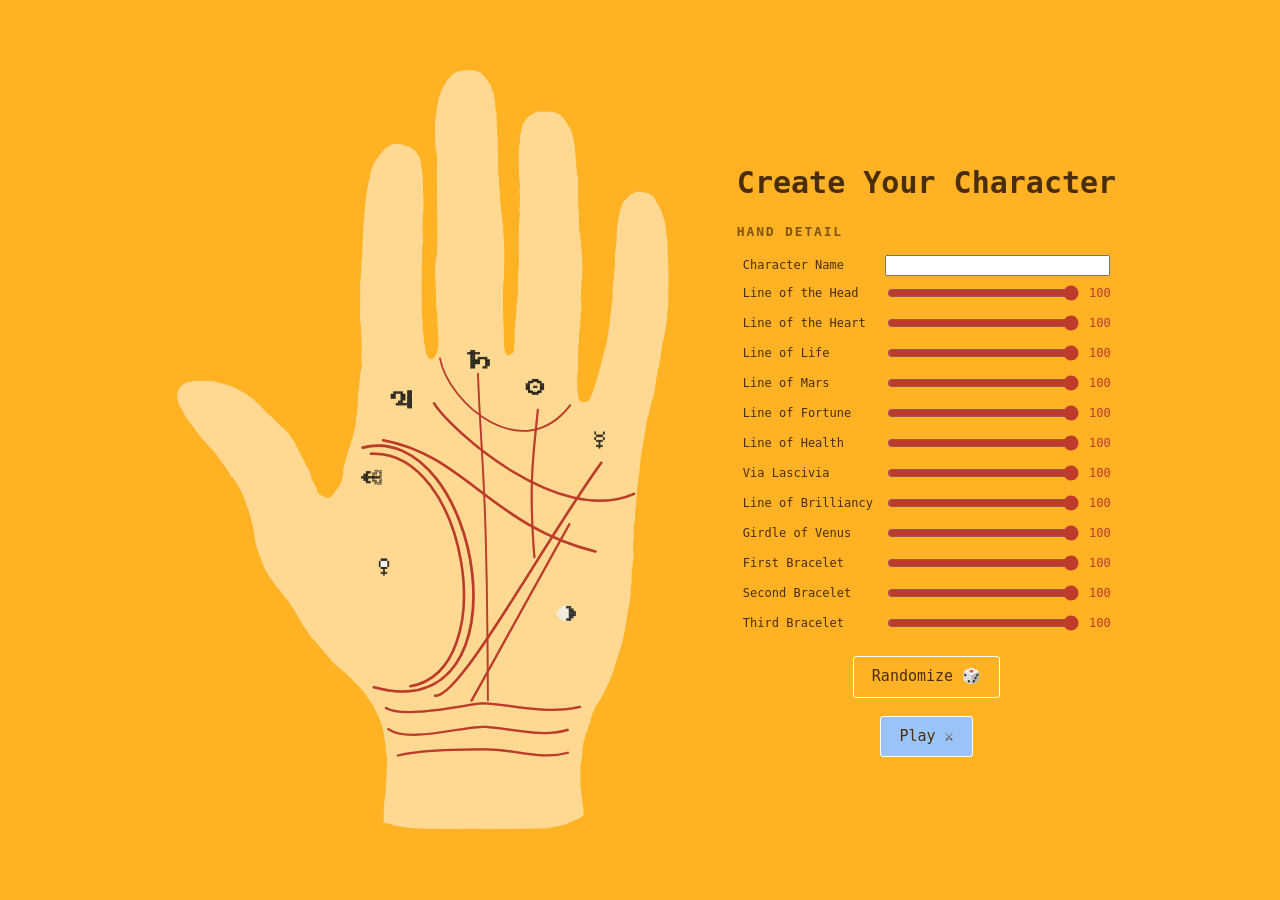
<file: builds/2026-10-08/index.html>
<html>
<head>
    <meta charset="utf-8">
    <meta name="viewport" content="width=device-width, initial-scale=1">
    <title>Chiromancer</title>
    <link rel="stylesheet" href="./styles.css" type="text/css" media="screen" charset="utf-8">
    <script src="./lib/tracery/tracery.js"></script>
    <script src="./lib/tracery/mods-eng-basic.js"></script>
  </head>
<body>

<div class="stage">

  <svg id="hand" viewBox="0 0 2019 3000" aria-label="lines of the hand">
    <image id="hand-image" href="./hand.png" x="0" y="0" width="2019" height="3000"/>

    <g id="tracks">
      <path class="line line-track" style="stroke-width:9.5" d="M830.184,1463.06C1139.02,1519.21 1240.81,1786.39 1633.95,1884.46"/>
      <path class="line line-track" style="stroke-width:9.5" d="M1022.99,1323.64C1090.33,1428.55 1496.27,1791.83 1780.38,1665.9"/>
      <path class="line line-track" style="stroke-width:10" d="M794.962,2398.72C1397.81,2562.33 1198.74,1381.03 752.292,1490.97"/>
      <path class="line line-track" style="stroke-width:9.5" d="M933.4,2394.97C1282.46,2332.24 1146.2,1494.81 783.507,1514.23"/>
      <path class="line line-track" style="stroke-width:7" d="M1189.16,1210.5C1202.65,1575.25 1223.05,1578.02 1226.89,2448.06"/>
      <path class="line line-track" style="stroke-width:9.5" d="M1656.35,1548.15C1439.17,1847.44 1124.32,2437.22 1026.97,2430.96"/>
      <path class="line line-track" style="stroke-width:8.5" d="M1165.06,2449.32C1278.01,2245.76 1342.44,2131.38 1535.29,1780.97"/>
      <path class="line line-track" style="stroke-width:8" d="M1416.19,1347.51C1399.96,1510.84 1380.34,1624.87 1403.05,1906.39"/>
      <path class="line line-track" style="stroke-width:6.5" d="M1045.24,1152.97C1078.36,1324.96 1359.95,1564.49 1538.93,1329.96"/>
      <path class="line line-track" style="stroke-width:8.5" d="M840.572,2477.09C909.692,2517.54 1133.68,2466.52 1202.99,2460.18C1271.79,2453.87 1433.75,2507.2 1576.16,2473.06"/>
      <path class="line line-track" style="stroke-width:8.5" d="M849.509,2557.14C930.598,2613.12 1139.27,2542.07 1221.25,2548.77C1323.76,2557.16 1435.24,2589.44 1529.59,2560.15"/>
      <path class="line line-track" style="stroke-width:8.5" d="M885.862,2657.08C972.514,2635.3 1111.26,2635.3 1218.61,2633.6C1322.48,2631.94 1428.04,2676.17 1529.96,2646.83"/>
    </g>

    <!-- data-from is the end each line grows from -->
    <g id="fills">
      <path id="line-of-the-head" class="line line-fill" data-from="start" style="stroke-width:9.5" d="M830.184,1463.06C1139.02,1519.21 1240.81,1786.39 1633.95,1884.46"/>
      <path id="line-of-the-heart" class="line line-fill" data-from="start" style="stroke-width:9.5" d="M1022.99,1323.64C1090.33,1428.55 1496.27,1791.83 1780.38,1665.9"/>
      <path id="line-of-life" class="line line-fill" data-from="end" style="stroke-width:10" d="M794.962,2398.72C1397.81,2562.33 1198.74,1381.03 752.292,1490.97"/>
      <path id="line-of-mars" class="line line-fill" data-from="end" style="stroke-width:9.5" d="M933.4,2394.97C1282.46,2332.24 1146.2,1494.81 783.507,1514.23"/>
      <path id="line-of-fortune" class="line line-fill" data-from="start" style="stroke-width:7" d="M1189.16,1210.5C1202.65,1575.25 1223.05,1578.02 1226.89,2448.06"/>
      <path id="line-of-health" class="line line-fill" data-from="end" style="stroke-width:9.5" d="M1656.35,1548.15C1439.17,1847.44 1124.32,2437.22 1026.97,2430.96"/>
      <path id="via-lascivia" class="line line-fill" data-from="start" style="stroke-width:8.5" d="M1165.06,2449.32C1278.01,2245.76 1342.44,2131.38 1535.29,1780.97"/>
      <path id="line-of-brilliancy" class="line line-fill" data-from="start" style="stroke-width:8" d="M1416.19,1347.51C1399.96,1510.84 1380.34,1624.87 1403.05,1906.39"/>
      <path id="girdle-of-venus" class="line line-fill" data-from="center" style="stroke-width:6.5" d="M1045.24,1152.97C1078.36,1324.96 1359.95,1564.49 1538.93,1329.96"/>
      <path id="first-bracelet" class="line line-fill" data-from="center" style="stroke-width:8.5" d="M840.572,2477.09C909.692,2517.54 1133.68,2466.52 1202.99,2460.18C1271.79,2453.87 1433.75,2507.2 1576.16,2473.06"/>
      <path id="second-bracelet" class="line line-fill" data-from="center" style="stroke-width:8.5" d="M849.509,2557.14C930.598,2613.12 1139.27,2542.07 1221.25,2548.77C1323.76,2557.16 1435.24,2589.44 1529.59,2560.15"/>
      <path id="third-bracelet" class="line line-fill" data-from="center" style="stroke-width:8.5" d="M885.862,2657.08C972.514,2635.3 1111.26,2635.3 1218.61,2633.6C1322.48,2631.94 1428.04,2676.17 1529.96,2646.83"/>
    </g>
  </svg>

  <div class="panel">
    <h1>Create Your Character</h1>
    <h2 class="panel-title">Hand Detail</h2>
    <div class="panel-rows">

      <div class="row">
        <label class="row-name" for="name">Character Name</label>
        <input type="text" id="name" name="name">
      </div>

      <!-- each range's id is its path's id + "-range" -->
      <div class="row">
        <label class="row-name" for="line-of-the-head-range">Line of the Head</label>
        <input type="range" id="line-of-the-head-range" min="0" max="100" step="1" value="100">
        <output class="row-readout" for="line-of-the-head-range">100</output>
      </div>

      <div class="row">
        <label class="row-name" for="line-of-the-heart-range">Line of the Heart</label>
        <input type="range" id="line-of-the-heart-range" min="0" max="100" step="1" value="100">
        <output class="row-readout" for="line-of-the-heart-range">100</output>
      </div>

      <div class="row">
        <label class="row-name" for="line-of-life-range">Line of Life</label>
        <input type="range" id="line-of-life-range" min="0" max="100" step="1" value="100">
        <output class="row-readout" for="line-of-life-range">100</output>
      </div>

      <div class="row">
        <label class="row-name" for="line-of-mars-range">Line of Mars</label>
        <input type="range" id="line-of-mars-range" min="0" max="100" step="1" value="100">
        <output class="row-readout" for="line-of-mars-range">100</output>
      </div>

      <div class="row">
        <label class="row-name" for="line-of-fortune-range">Line of Fortune</label>
        <input type="range" id="line-of-fortune-range" min="0" max="100" step="1" value="100">
        <output class="row-readout" for="line-of-fortune-range">100</output>
      </div>

      <div class="row">
        <label class="row-name" for="line-of-health-range">Line of Health</label>
        <input type="range" id="line-of-health-range" min="0" max="100" step="1" value="100">
        <output class="row-readout" for="line-of-health-range">100</output>
      </div>

      <div class="row">
        <label class="row-name" for="via-lascivia-range">Via Lascivia</label>
        <input type="range" id="via-lascivia-range" min="0" max="100" step="1" value="100">
        <output class="row-readout" for="via-lascivia-range">100</output>
      </div>

      <div class="row">
        <label class="row-name" for="line-of-brilliancy-range">Line of Brilliancy</label>
        <input type="range" id="line-of-brilliancy-range" min="0" max="100" step="1" value="100">
        <output class="row-readout" for="line-of-brilliancy-range">100</output>
      </div>

      <div class="row">
        <label class="row-name" for="girdle-of-venus-range">Girdle of Venus</label>
        <input type="range" id="girdle-of-venus-range" min="0" max="100" step="1" value="100">
        <output class="row-readout" for="girdle-of-venus-range">100</output>
      </div>

      <div class="row">
        <label class="row-name" for="first-bracelet-range">First Bracelet</label>
        <input type="range" id="first-bracelet-range" min="0" max="100" step="1" value="100">
        <output class="row-readout" for="first-bracelet-range">100</output>
      </div>

      <div class="row">
        <label class="row-name" for="second-bracelet-range">Second Bracelet</label>
        <input type="range" id="second-bracelet-range" min="0" max="100" step="1" value="100">
        <output class="row-readout" for="second-bracelet-range">100</output>
      </div>

      <div class="row">
        <label class="row-name" for="third-bracelet-range">Third Bracelet</label>
        <input type="range" id="third-bracelet-range" min="0" max="100" step="1" value="100">
        <output class="row-readout" for="third-bracelet-range">100</output>
      </div>

      <div class="row">
        <button type="button" class="button" id="random">Randomize 🎲</button>
      </div>
      <div class="row">
        <button type="button" class="button primary" id="play">Play ⚔️</button>
      </div>
    </div>
  </div>

</div>

<div id="game-over" class="game-over" hidden>GAME OVER</div>

<div id="story" class="story" hidden>
  <!-- Tracery output goes here -->
  <div id="story-text" class="story-text"></div>
  <button type="button" class="button" id="try-again">Try Again</button>
</div>

<script type="text/javascript" src="./slider.js"></script>
<script type="text/javascript" src="./game.js"></script>
</body>
</html>
</file>
<file: slip_slider/styles.css>
:root {
  --accent: #be3a2b;
  --track: #cfd6d7;
  --background: rgb(255, 178, 36);
  --control-width: min(90vw, 320px);
}

body {
  background-color: var(--background);
  min-height: 100vh;
  display: grid;
  place-items: center;
}

svg { width: var(--control-width); height: auto; }

.ribbon {
  fill: none;
  stroke-width: 18;
  stroke-linecap: round;
  stroke-linejoin: round;
}

.ribbon--track { stroke: var(--track); }
.ribbon--fill  { stroke: var(--accent); }

.controls {
  width: var(--control-width);
  display: flex;
  align-items: center;
  gap: 12px;
}

input[type="range"] { flex: 1; min-width: 0; accent-color: var(--accent); }

.readout {
  flex: none;
  width: 3ch;
  text-align: right;
  font: 600 18px/1 ui-monospace, SFMono-Regular, Menlo, monospace;
  font-variant-numeric: tabular-nums;
  color: var(--accent);
}
</file>
<file: workspace/styles.css>
:root {
  --accent: #be3a2b;
  --track: rgba(74, 45, 10, 0.22);
  --background: #FFB224;
  --ink: #4a2d0a;
  --icy: #9AC4F8;
  --hand-height: min(88vh, 900px);
  --panel-min-width: 340px;
}

* { box-sizing: border-box; }

body {
  background-color: var(--background);
  color: var(--ink);
  min-height: 100vh;
  margin: 0;
  display: grid;
  place-items: center;
  font: 15px/1.3 ui-monospace, SFMono-Regular, Menlo, monospace;
}

/* Grid, not flex — flex was throwing off the SVG's user-unit sizing. */
.stage {
  display: grid;
  grid-template-columns: auto minmax(var(--panel-min-width), max-content);
  gap: 40px;
  align-items: center;
  padding: 24px;
}

/* Portrait frame (2019x3000), so height is the limiting dimension. */
#hand {
  height: var(--hand-height);
  width: auto;
}

.line {
  fill: none;
  stroke-linecap: round;
  stroke-linejoin: round;
}

.line-track { stroke: var(--track); }

.line-fill {
  stroke: var(--accent);
  transition: stroke-width 120ms ease;
}

.line-fill.is-active { stroke: #7d1f14; }

/* --- control panel --- */

.panel {
  display: flex;
  flex-direction: column;
  gap: 2px;
}

.panel-title {
  margin: 0 0 10px;
  font-size: 13px;
  font-weight: 700;
  letter-spacing: 0.14em;
  text-transform: uppercase;
  opacity: 0.7;
}

/* One grid for the whole panel so the label column fits the longest name
   and the sliders stay aligned. */
.panel-rows {
  display: grid;
  grid-template-columns: max-content 1fr 3ch;
  align-items: center;
  column-gap: 12px;
}

.row { display: contents; }

.row-name,
.row input[type="range"],
.row-readout {
  padding-block: 5px;
}
.row input[type="text"] {
  grid-column-end: span 2;
  margin-right: 6px;
}

.row.is-active > * { background: rgba(255, 255, 255, 0.35); }

.row-name {
  font-size: 12px;
  white-space: nowrap;
  cursor: pointer;
  padding-left: 6px;
}

.row input[type="range"] {
  width: 100%;
  min-width: 0;
  accent-color: var(--accent);
}

.row-readout {
  text-align: right;
  font-size: 12px;
  font-variant-numeric: tabular-nums;
  color: var(--accent);
  padding-right: 6px;
}

/* Spans the whole panel grid so it can sit centered under the sliders. */
.button {
  grid-column: 1 / -1;
  justify-self: center;
  margin-top: 18px;
  padding: 10px 18px;
  border: 1px solid #fff;
  border-radius: 3px;
  background: transparent;
  color: var(--ink);
  font: inherit;
  cursor: pointer;
  transition: background-color 120ms ease, color 120ms ease, transform 80ms ease;
}

.button.primary {
  background-color: var(--icy);
} 

.button:hover {
  background: rgba(255, 255, 255, 0.35);
}

.button:active {
  background: var(--accent);
  border-color: var(--accent);
  color: #fff;
  transform: translateY(1px);
}

.button:focus-visible {
  outline: 2px solid var(--accent);
  outline-offset: 2px;
}

@media (max-width: 720px) {
  .stage {
    grid-template-columns: min(80vw, 420px);
    gap: 16px;
  }
}
</file>
<file: builds/2026-09-16/styles.css>
body {
  background-color: rgb(255, 178, 36);
}
#wrap {
  width: 50vh;
  height:30vh;
  position:absolute;
  left:0;right:0;top:0;bottom:0;
  padding: 2em;
  margin:auto;
  
}

svg {
  overflow: visible;
  display: block;
}
#thePath {
  stroke: white;
  fill: none;
  stroke-width:2px;
  stroke-linecap: round;
}
#thumb{fill:white;}
[type="range"] {
 visibility:hidden;
}

text {
  font-family:consolas;
  dominant-baseline: central;
  text-anchor: middle;
  font-size: 4px;
  pointer-events: none;
  fill:rgb(255, 178, 36);
}
svg text::selection {
  background: none;
}
</file>
<file: builds/2026-09-17/styles.css>
:root {
  --accent: #be3a2b;
  --track: #cfd6d7;
  --background: rgb(255, 178, 36);
  --control-width: min(90vw, 320px);
}

body {
  background-color: var(--background);
  min-height: 100vh;
  display: grid;
  place-items: center;
}

svg { width: var(--control-width); height: auto; }

.ribbon {
  fill: none;
  stroke-width: 18;
  stroke-linecap: round;
  stroke-linejoin: round;
}

.ribbon--track { stroke: var(--track); }
.ribbon--fill  { stroke: var(--accent); }

.controls {
  width: var(--control-width);
  display: flex;
  align-items: center;
  gap: 12px;
}

input[type="range"] { flex: 1; min-width: 0; accent-color: var(--accent); }

.readout {
  flex: none;
  width: 3ch;
  text-align: right;
  font: 600 18px/1 ui-monospace, SFMono-Regular, Menlo, monospace;
  font-variant-numeric: tabular-nums;
  color: var(--accent);
}
</file>
<file: builds/2026-09-22/styles.css>
:root {
  --accent: #be3a2b;
  --track: rgba(74, 45, 10, 0.22);
  --background: rgb(255, 178, 36);
  --ink: #4a2d0a;
  --hand-height: min(88vh, 900px);
  --panel-min-width: 340px;
}

* { box-sizing: border-box; }

body {
  background-color: var(--background);
  color: var(--ink);
  min-height: 100vh;
  margin: 0;
  display: grid;
  place-items: center;
  font: 15px/1.3 ui-monospace, SFMono-Regular, Menlo, monospace;
}

/* Grid, not flex — flex was throwing off the SVG's user-unit sizing. */
.stage {
  display: grid;
  grid-template-columns: auto minmax(var(--panel-min-width), max-content);
  gap: 40px;
  align-items: center;
  padding: 24px;
}

/* Portrait frame (2019x3000), so height is the limiting dimension. */
#hand {
  height: var(--hand-height);
  width: auto;
}

.line {
  fill: none;
  stroke-linecap: round;
  stroke-linejoin: round;
}

.line-track { stroke: var(--track); }

.line-fill {
  stroke: var(--accent);
  transition: stroke-width 120ms ease;
}

.line-fill.is-active { stroke: #7d1f14; }

/* --- control panel --- */

.panel {
  display: flex;
  flex-direction: column;
  gap: 2px;
}

.panel-title {
  margin: 0 0 10px;
  font-size: 13px;
  font-weight: 700;
  letter-spacing: 0.14em;
  text-transform: uppercase;
  opacity: 0.7;
}

/* One grid for the whole panel so the label column fits the longest name
   and the sliders stay aligned. */
.panel-rows {
  display: grid;
  grid-template-columns: max-content 1fr 3ch;
  align-items: center;
  column-gap: 12px;
}

.row { display: contents; }

.row-name,
.row input[type="range"],
.row-readout {
  padding-block: 5px;
}
.row input[type="text"] {
  grid-column-end: span 2;
  margin-right: 6px;
}

.row.is-active > * { background: rgba(255, 255, 255, 0.35); }

.row-name {
  font-size: 12px;
  white-space: nowrap;
  cursor: pointer;
  padding-left: 6px;
}

.row input[type="range"] {
  width: 100%;
  min-width: 0;
  accent-color: var(--accent);
}

.row-readout {
  text-align: right;
  font-size: 12px;
  font-variant-numeric: tabular-nums;
  color: var(--accent);
  padding-right: 6px;
}

@media (max-width: 720px) {
  .stage {
    grid-template-columns: min(80vw, 420px);
    gap: 16px;
  }
}
</file>
<file: builds/2026-10-01/styles.css>
:root {
  --accent: #be3a2b;
  --track: rgba(74, 45, 10, 0.22);
  --background: rgb(255, 178, 36);
  --ink: #4a2d0a;
  --hand-height: min(88vh, 900px);
  --panel-min-width: 340px;
}

* { box-sizing: border-box; }

body {
  background-color: var(--background);
  color: var(--ink);
  min-height: 100vh;
  margin: 0;
  display: grid;
  place-items: center;
  font: 15px/1.3 ui-monospace, SFMono-Regular, Menlo, monospace;
}

/* Grid, not flex — flex was throwing off the SVG's user-unit sizing. */
.stage {
  display: grid;
  grid-template-columns: auto minmax(var(--panel-min-width), max-content);
  gap: 40px;
  align-items: center;
  padding: 24px;
}

/* Portrait frame (2019x3000), so height is the limiting dimension. */
#hand {
  height: var(--hand-height);
  width: auto;
}

.line {
  fill: none;
  stroke-linecap: round;
  stroke-linejoin: round;
}

.line-track { stroke: var(--track); }

.line-fill {
  stroke: var(--accent);
  transition: stroke-width 120ms ease;
}

.line-fill.is-active { stroke: #7d1f14; }

/* --- control panel --- */

.panel {
  display: flex;
  flex-direction: column;
  gap: 2px;
}

.panel-title {
  margin: 0 0 10px;
  font-size: 13px;
  font-weight: 700;
  letter-spacing: 0.14em;
  text-transform: uppercase;
  opacity: 0.7;
}

/* One grid for the whole panel so the label column fits the longest name
   and the sliders stay aligned. */
.panel-rows {
  display: grid;
  grid-template-columns: max-content 1fr 3ch;
  align-items: center;
  column-gap: 12px;
}

.row { display: contents; }

.row-name,
.row input[type="range"],
.row-readout {
  padding-block: 5px;
}
.row input[type="text"] {
  grid-column-end: span 2;
  margin-right: 6px;
}

.row.is-active > * { background: rgba(255, 255, 255, 0.35); }

.row-name {
  font-size: 12px;
  white-space: nowrap;
  cursor: pointer;
  padding-left: 6px;
}

.row input[type="range"] {
  width: 100%;
  min-width: 0;
  accent-color: var(--accent);
}

.row-readout {
  text-align: right;
  font-size: 12px;
  font-variant-numeric: tabular-nums;
  color: var(--accent);
  padding-right: 6px;
}

/* Spans the whole panel grid so it can sit centered under the sliders. */
.button {
  grid-column: 1 / -1;
  justify-self: center;
  margin-top: 18px;
  padding: 10px 18px;
  border: 1px solid #fff;
  border-radius: 3px;
  background: transparent;
  color: var(--ink);
  font: inherit;
  cursor: pointer;
  transition: background-color 120ms ease, color 120ms ease, transform 80ms ease;
}

.button:hover {
  background: rgba(255, 255, 255, 0.35);
}

.button:active {
  background: var(--accent);
  border-color: var(--accent);
  color: #fff;
  transform: translateY(1px);
}

.button:focus-visible {
  outline: 2px solid var(--accent);
  outline-offset: 2px;
}

@media (max-width: 720px) {
  .stage {
    grid-template-columns: min(80vw, 420px);
    gap: 16px;
  }
}
</file>
<file: builds/2026-10-08/styles.css>
:root {
  --accent: #be3a2b;
  --track: rgba(74, 45, 10, 0.22);
  --background: #FFB224;
  --ink: #4a2d0a;
  --icy: #9AC4F8;
  --hand-height: min(88vh, 900px);
  --panel-min-width: 340px;
}

* { box-sizing: border-box; }

body {
  background-color: var(--background);
  color: var(--ink);
  min-height: 100vh;
  margin: 0;
  display: grid;
  place-items: center;
  font: 15px/1.3 ui-monospace, SFMono-Regular, Menlo, monospace;
}


.stage {
  display: grid;
  grid-template-columns: auto minmax(var(--panel-min-width), max-content);
  gap: 40px;
  align-items: center;
  padding: 24px;
}


#hand {
  height: var(--hand-height);
  width: auto;
}

.line {
  fill: none;
  stroke-linecap: round;
  stroke-linejoin: round;
}

.line-track { stroke: var(--track); }

.line-fill {
  stroke: var(--accent);
  transition: stroke-width 120ms ease;
}

.line-fill.is-active { stroke: #7d1f14; }

/* --- control panel --- */

.panel {
  display: flex;
  flex-direction: column;
  gap: 2px;
}

.panel-title {
  margin: 0 0 10px;
  font-size: 13px;
  font-weight: 700;
  letter-spacing: 0.14em;
  text-transform: uppercase;
  opacity: 0.7;
}


.panel-rows {
  display: grid;
  grid-template-columns: max-content 1fr 3ch;
  align-items: center;
  column-gap: 12px;
}

.row { display: contents; }

.row-name,
.row input[type="range"],
.row-readout {
  padding-block: 5px;
}
.row input[type="text"] {
  grid-column-end: span 2;
  margin-right: 6px;
}

.row.is-active > * { background: rgba(255, 255, 255, 0.35); }

.row-name {
  font-size: 12px;
  white-space: nowrap;
  cursor: pointer;
  padding-left: 6px;
}

.row input[type="range"] {
  width: 100%;
  min-width: 0;
  accent-color: var(--accent);
}

.row-readout {
  text-align: right;
  font-size: 12px;
  font-variant-numeric: tabular-nums;
  color: var(--accent);
  padding-right: 6px;
}


.button {
  grid-column: 1 / -1;
  justify-self: center;
  margin-top: 18px;
  padding: 10px 18px;
  border: 1px solid #fff;
  border-radius: 3px;
  background: transparent;
  color: var(--ink);
  font: inherit;
  cursor: pointer;
  transition: background-color 120ms ease, color 120ms ease, transform 80ms ease;
}

.button.primary {
  background-color: var(--icy);
} 

.button:hover {
  background: rgba(255, 255, 255, 0.35);
}

.button:active {
  background: var(--accent);
  border-color: var(--accent);
  color: #fff;
  transform: translateY(1px);
}

.button:focus-visible {
  outline: 2px solid var(--accent);
  outline-offset: 2px;
}

/* --- game over / story --- */

[hidden] { display: none !important; }

.game-over,
.story {
  position: fixed;
  inset: 0;
  background-color: var(--background);
  display: flex;
  flex-direction: row;
}

.story-text {
  background-color: rgba(0,0,0,0.8);
  color: #eee;
  padding: 20px;
  border-radius: 6px;
  font-size: 16px;
  line-height: 1.5em;
}


.game-over {
  z-index: 1;
  display: grid;
  place-items: center;
  font-size: clamp(64px, 14vw, 220px);
  font-weight: 700;
  letter-spacing: 0.06em;
  text-align: center;
  animation: game-over 3.5s ease forwards;
}

/* The words snap on, hold, then the whole layer fades out. */
@keyframes game-over {
  0%, 65% { opacity: 1; }
  100%    { opacity: 0; }
}

.story {
  display: flex;
  flex-direction: column;
  align-items: center;
  justify-content: center;
  padding: 48px 24px 32px;
}

.story-text {
  flex: 0 1 auto;
  min-height: 0;
  width: 100%;
  max-width: 65ch;
  overflow-y: auto;
  white-space: pre-line;
  opacity: 0;
  transition: opacity 800ms ease;
}

.story.is-visible .story-text { opacity: 1; }


.story-text blockquote {
  margin: 1em 0 1em 1.5ch;
  padding: 0.25em 0 0.25em 2ch;
  border-left: 3px solid var(--accent);
  color: #c9c2b8;
  font-style: italic;
}


.story-text blockquote.epigraph {
  margin-top: 2em;
}

.story-text blockquote cite {
  display: block;
  margin-top: 0.75em;
  text-align: right;
  font-style: normal;
  color: var(--accent);
}


/* Hidden (and unclickable) until the story text has finished fading in, then fades in
   itself. Leaving is-visible snaps it away, since only the delayed rule animates opacity. */
.story .button {
  margin-top: 24px;
  opacity: 0;
  visibility: hidden;
}

.story.is-visible .button {
  opacity: 1;
  visibility: visible;
  transition: opacity 400ms ease 800ms, visibility 0s linear 800ms,
              background-color 120ms ease, color 120ms ease, transform 80ms ease;
}

@media (max-width: 720px) {
  .stage {
    width: 100%;
    grid-template-columns: min(100%, 420px);
    justify-content: center;
    gap: 16px;
    padding: 16px;
  }

  /* Size the hand by width instead of height so it fits the column, capped so it
     never takes more than 70% of the screen height. The image and lines share one
     viewBox, so they scale together. */
  #hand {
    justify-self: center;
    width: min(100%, calc(70vh * 2019 / 3000));
    height: auto;
    aspect-ratio: 2019 / 3000;
  }
}
</file>
